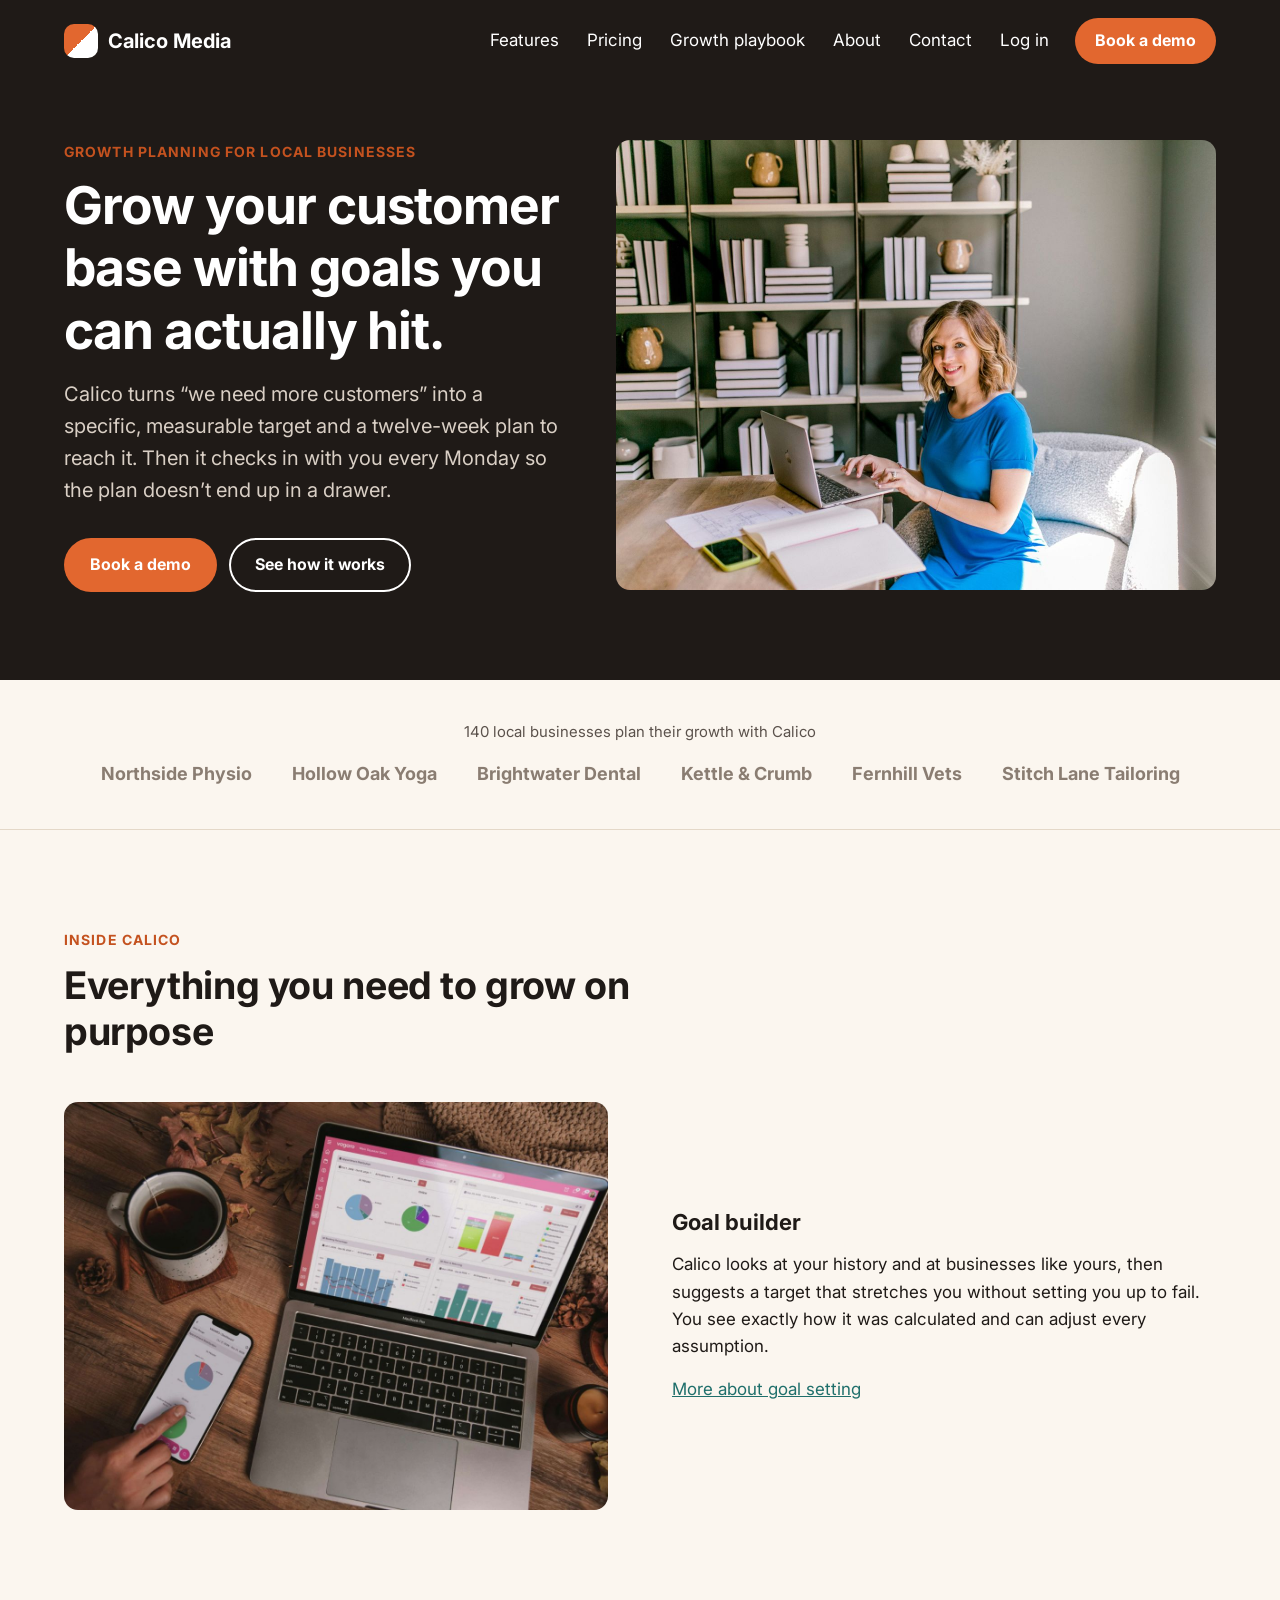
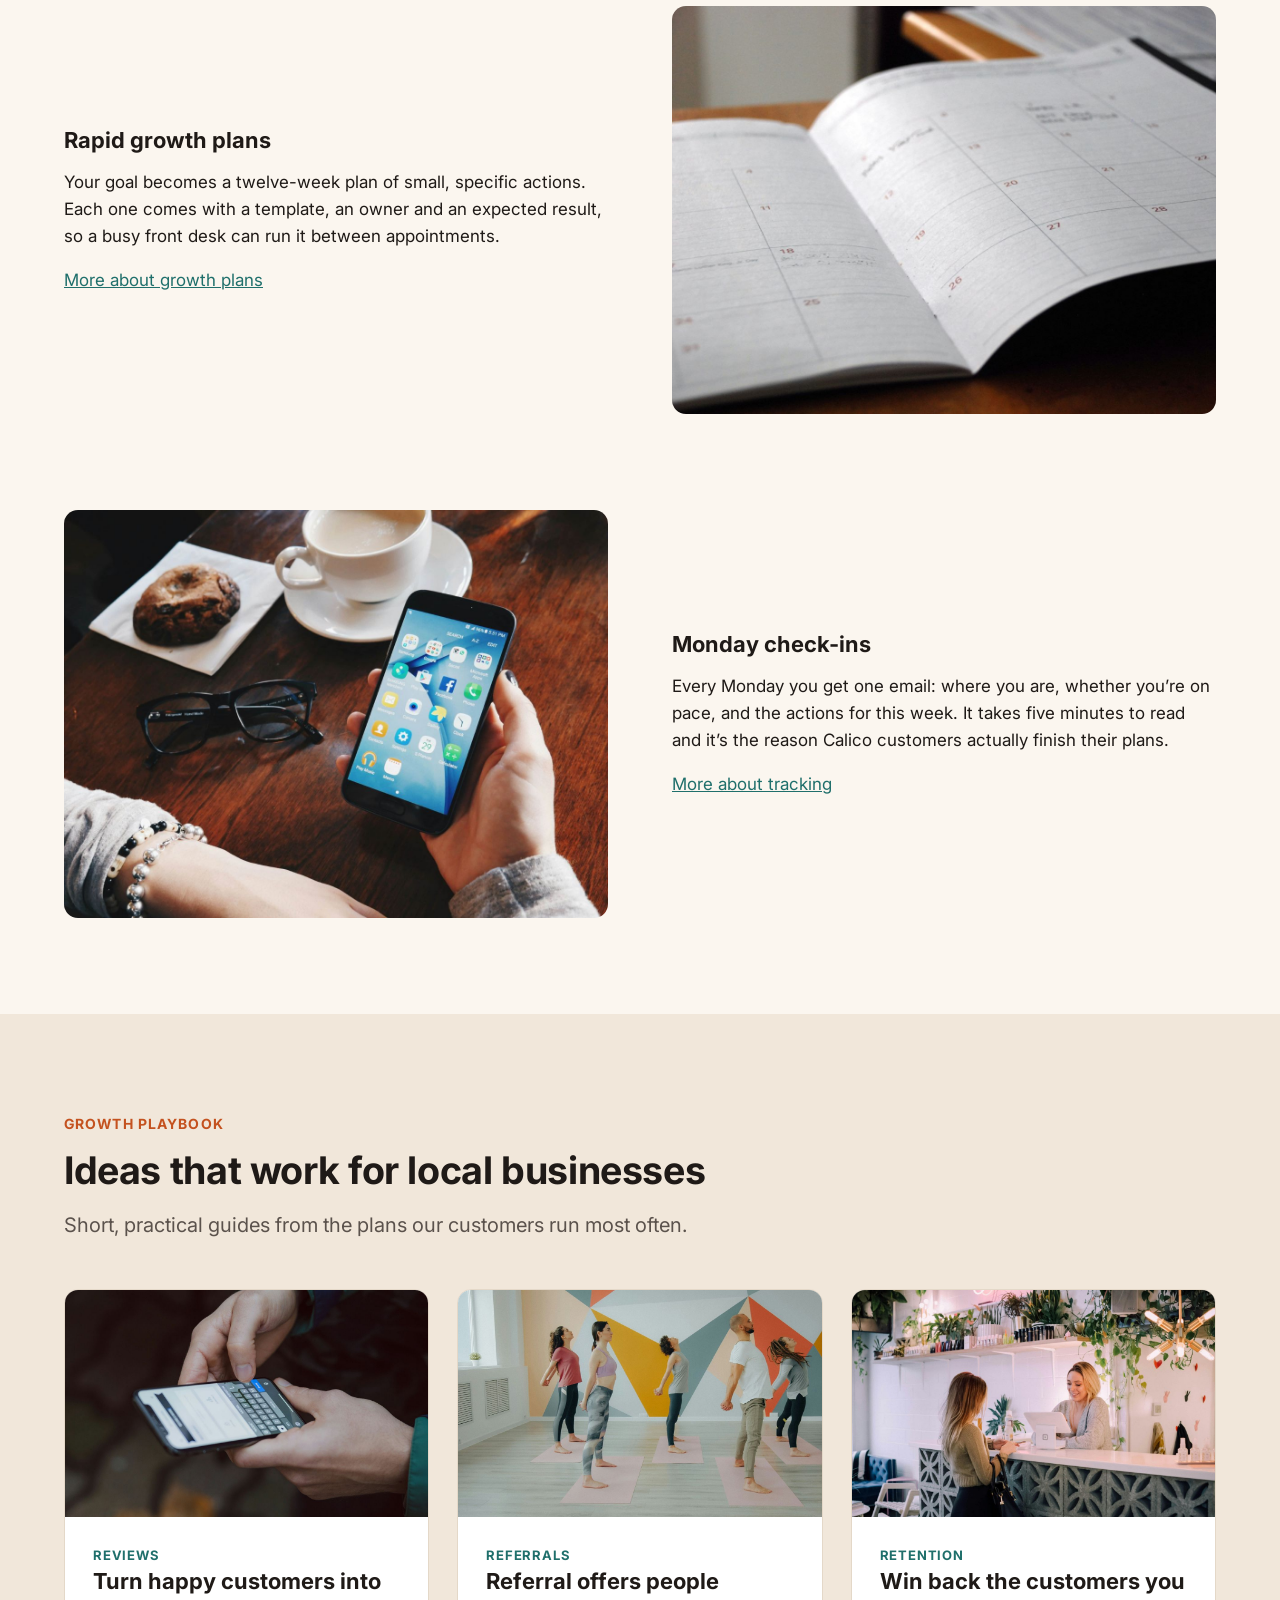
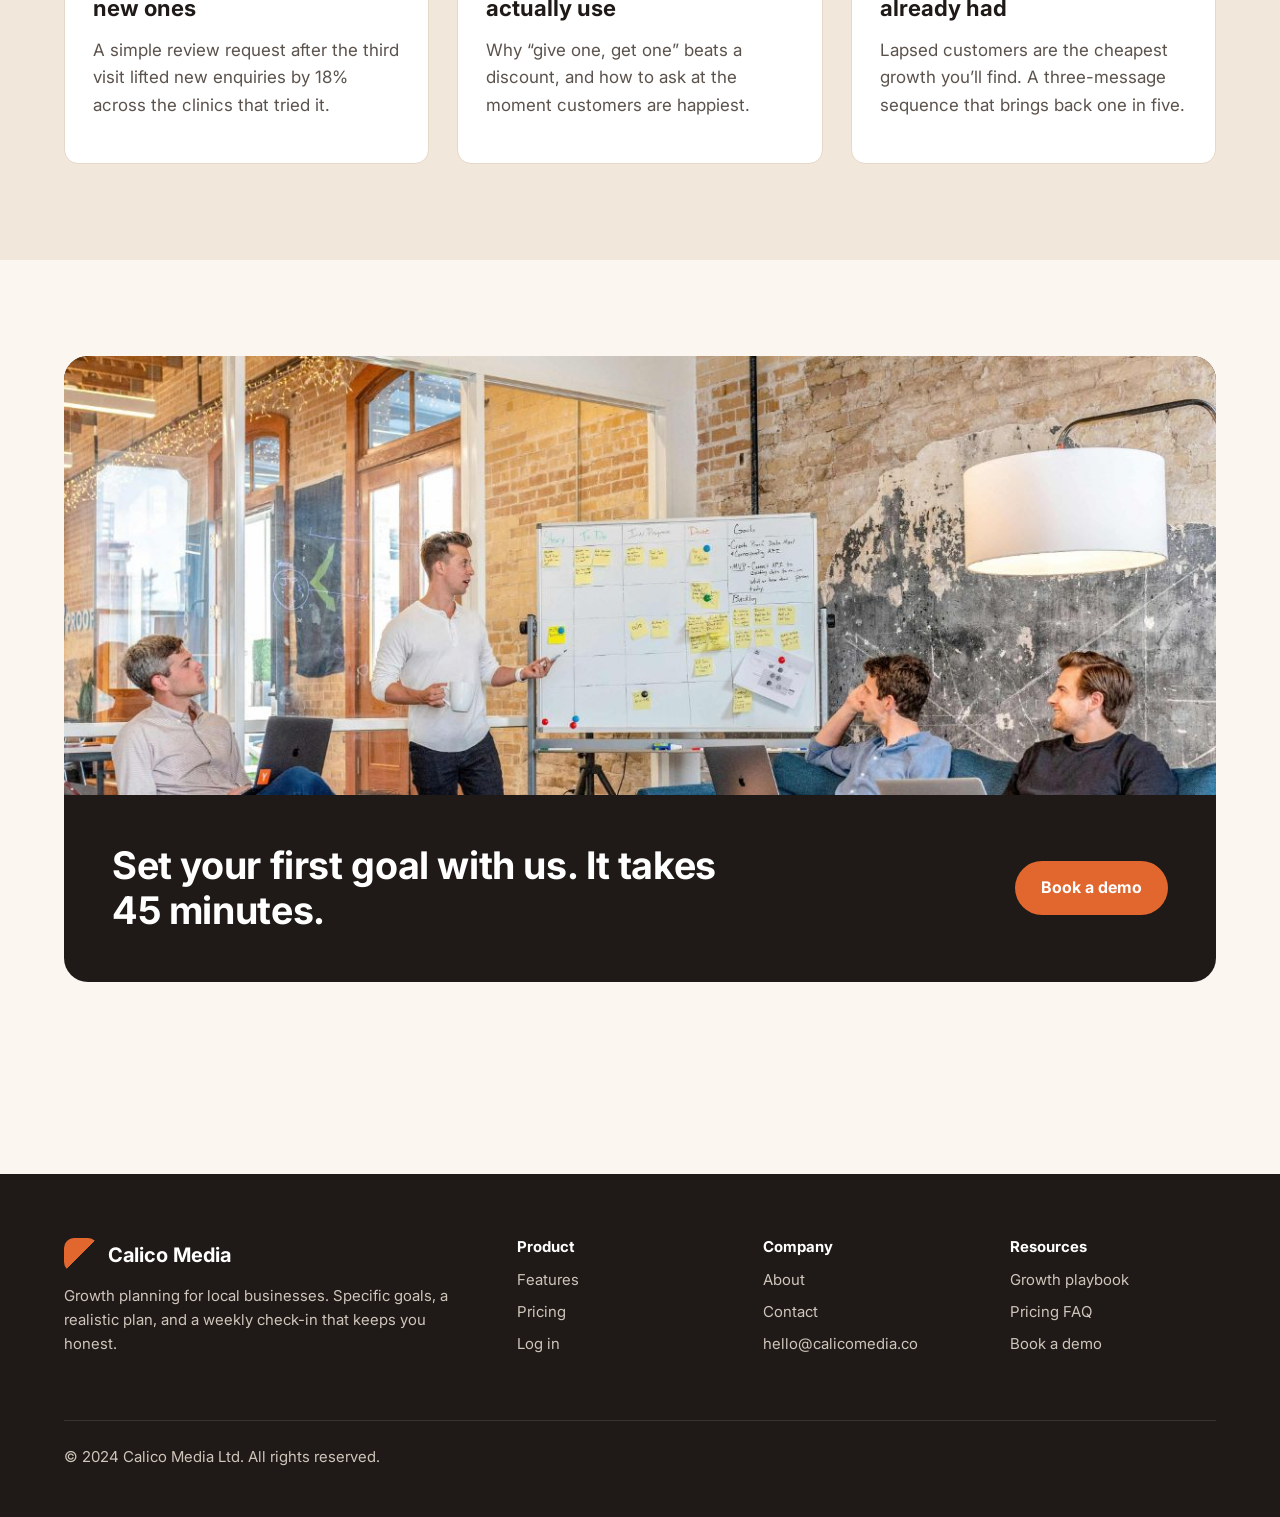
<file: public/index.html>
<!doctype html>
<html lang="en">
  <head>
    <meta charset="utf-8" />
    <meta name="viewport" content="width=device-width, initial-scale=1" />
    <title>Calico Media | Growth planning for local businesses</title>
    <meta
      name="description"
      content="Calico helps local businesses grow their customer base with specific, measurable, realistic goals and a rapid growth plan you can run every week."
    />
    <link rel="stylesheet" href="css/styles.css" />
  </head>
  <body>
    <header class="site-header site-header--home">
      <div class="container">
        <a class="logo" href="index.html"
          ><span class="logo-mark"></span>Calico Media</a
        >
        <nav aria-label="Main">
          <ul class="nav-links">
            <li><a href="features.html">Features</a></li>
            <li><a href="pricing.html">Pricing</a></li>
            <li><a href="#playbook">Growth playbook</a></li>
            <li><a href="about.html">About</a></li>
            <li><a href="contact.html">Contact</a></li>
            <li><a href="https://app.calicomedia.co/login">Log in</a></li>
            <li><a class="btn" href="contact.html">Book a demo</a></li>
          </ul>
        </nav>
      </div>
    </header>

    <main>
      <section class="hero">
        <div class="container hero-inner">
          <div class="hero-text">
            <span class="eyebrow">Growth planning for local businesses</span>
            <h1>Grow your customer base with goals you can actually hit.</h1>
            <p class="lead">
              Calico turns &ldquo;we need more customers&rdquo; into a specific,
              measurable target and a twelve-week plan to reach it. Then it
              checks in with you every Monday so the plan doesn&rsquo;t end up
              in a drawer.
            </p>
            <div class="hero-actions">
              <a class="btn" href="contact.html">Book a demo</a>
              <a class="btn btn--ghost" href="features.html"
                >See how it works</a
              >
            </div>
          </div>
          <div class="hero-media">
            <img
              class="hero-image"
              src="images/hero-weekly-plan.jpg"
              srcset="
                images/hero-weekly-plan-small.jpg   400w,
                images/hero-weekly-plan-medium.jpg  800w,
                images/hero-weekly-plan-large.jpg  1200w
              "
              sizes="(max-width: 400px) 400px, (max-width: 800px) 800px, 1200px"
              alt="A business owner at her desk with a laptop and an open planner"
            />
          </div>
        </div>
      </section>

      <section class="trust">
        <div class="container">
          <p>140 local businesses plan their growth with Calico</p>
          <ul class="trust-list">
            <li>Northside Physio</li>
            <li>Hollow Oak Yoga</li>
            <li>Brightwater Dental</li>
            <li>Kettle &amp; Crumb</li>
            <li>Fernhill Vets</li>
            <li>Stitch Lane Tailoring</li>
          </ul>
        </div>
      </section>

      <section class="section">
        <div class="container">
          <div class="section-intro">
            <span class="eyebrow">Inside Calico</span>
            <h2>Everything you need to grow on purpose</h2>
          </div>

          <div class="feature-row">
            <div class="feature-media">
              <img
                src="images/feature-goal-builder.jpg"
                srcset="
                  images/feature-goal-builder-small.jpg   400w,
                  images/feature-goal-builder-medium.jpg  800w,
                  images/feature-goal-builder-large.jpg  1200w
                "
                sizes="(max-width: 400px) 400px, (max-width: 800px) 800px, 1200px"
                alt="Growth charts on a laptop and phone beside a cup of tea"
                loading="lazy"
              />
            </div>
            <div>
              <h3>Goal builder</h3>
              <p>
                Calico looks at your history and at businesses like yours, then
                suggests a target that stretches you without setting you up to
                fail. You see exactly how it was calculated and can adjust every
                assumption.
              </p>
              <a href="features.html">More about goal setting</a>
            </div>
          </div>

          <div class="feature-row feature-row--reverse">
            <div class="feature-media">
              <img
                src="images/feature-growth-plan.jpg"
                srcset="
                  images/feature-growth-plan-small.jpg   400w,
                  images/feature-growth-plan-medium.jpg  800w,
                  images/feature-growth-plan-large.jpg  1200w
                "
                sizes="(max-width: 400px) 400px, (max-width: 800px) 800px, 1200px"
                alt="An open planner showing the weeks ahead"
                loading="lazy"
              />
            </div>
            <div>
              <h3>Rapid growth plans</h3>
              <p>
                Your goal becomes a twelve-week plan of small, specific actions.
                Each one comes with a template, an owner and an expected result,
                so a busy front desk can run it between appointments.
              </p>
              <a href="features.html">More about growth plans</a>
            </div>
          </div>

          <div class="feature-row">
            <div class="feature-media">
              <img
                src="images/feature-monday-checkin.jpg"
                srcset="
                  images/feature-monday-checkin-small.jpg   400w,
                  images/feature-monday-checkin-medium.jpg  800w,
                  images/feature-monday-checkin-large.jpg  1200w
                "
                sizes="(max-width: 400px) 400px, (max-width: 800px) 800px, 1200px"
                alt="Checking a phone over coffee on a Monday morning"
                loading="lazy"
              />
            </div>
            <div>
              <h3>Monday check-ins</h3>
              <p>
                Every Monday you get one email: where you are, whether
                you&rsquo;re on pace, and the actions for this week. It takes
                five minutes to read and it&rsquo;s the reason Calico customers
                actually finish their plans.
              </p>
              <a href="features.html">More about tracking</a>
            </div>
          </div>
        </div>
      </section>

      <section class="section section--sand" id="playbook">
        <div class="container">
          <div class="section-intro">
            <span class="eyebrow">Growth playbook</span>
            <h2>Ideas that work for local businesses</h2>
            <p class="lead">
              Short, practical guides from the plans our customers run most
              often.
            </p>
          </div>
          <div class="playbook-grid">
            <article class="card">
              <img
                src="images/playbook-reviews.jpg"
                srcset="
                  images/playbook-reviews-small.jpg   400w,
                  images/playbook-reviews-medium.jpg  800w,
                  images/playbook-reviews-large.jpg  1200w
                "
                sizes="(max-width: 400px) 400px, (max-width: 800px) 800px, 1200px"
                alt="A customer typing a review on their phone"
                loading="lazy"
              />
              <div class="card-body">
                <span class="card-tag">Reviews</span>
                <h3>Turn happy customers into new ones</h3>
                <p>
                  A simple review request after the third visit lifted new
                  enquiries by 18% across the clinics that tried it.
                </p>
              </div>
            </article>
            <article class="card">
              <img
                src="images/playbook-referrals.jpg"
                srcset="
                  images/playbook-referrals-small.jpg   400w,
                  images/playbook-referrals-medium.jpg  800w,
                  images/playbook-referrals-large.jpg  1200w
                "
                sizes="(max-width: 400px) 400px, (max-width: 800px) 800px, 1200px"
                alt="A group class stretching together in a yoga studio"
                loading="lazy"
              />
              <div class="card-body">
                <span class="card-tag">Referrals</span>
                <h3>Referral offers people actually use</h3>
                <p>
                  Why &ldquo;give one, get one&rdquo; beats a discount, and how
                  to ask at the moment customers are happiest.
                </p>
              </div>
            </article>
            <article class="card">
              <img
                src="images/playbook-rebooking.jpg"
                srcset="
                  images/playbook-rebooking-small.jpg   400w,
                  images/playbook-rebooking-medium.jpg  800w,
                  images/playbook-rebooking-large.jpg  1200w
                "
                sizes="(max-width: 400px) 400px, (max-width: 800px) 800px, 1200px"
                alt="A customer at the front desk booking her next visit"
                loading="lazy"
              />
              <div class="card-body">
                <span class="card-tag">Retention</span>
                <h3>Win back the customers you already had</h3>
                <p>
                  Lapsed customers are the cheapest growth you&rsquo;ll find. A
                  three-message sequence that brings back one in five.
                </p>
              </div>
            </article>
          </div>
        </div>
      </section>

      <section class="section">
        <div class="container">
          <div class="cta-band">
            <img
              src="images/team-workshop.jpg"
              srcset="
                images/team-workshop-small.jpg   400w,
                images/team-workshop-medium.jpg  800w,
                images/team-workshop-large.jpg  1200w
              "
              sizes="(max-width: 400px) 400px, (max-width: 800px) 800px, 1200px"
              alt="The Calico Media team planning around a whiteboard"
              loading="lazy"
            />
            <div class="cta-body">
              <h2>Set your first goal with us. It takes 45 minutes.</h2>
              <a class="btn" href="contact.html">Book a demo</a>
            </div>
          </div>
        </div>
      </section>
    </main>

    <footer class="site-footer">
      <div class="container">
        <div class="footer-grid">
          <div>
            <a class="logo" href="index.html"
              ><span class="logo-mark"></span>Calico Media</a
            >
            <p>
              Growth planning for local businesses. Specific goals, a realistic
              plan, and a weekly check-in that keeps you honest.
            </p>
          </div>
          <div>
            <h4>Product</h4>
            <ul>
              <li><a href="features.html">Features</a></li>
              <li><a href="pricing.html">Pricing</a></li>
              <li><a href="https://app.calicomedia.co/login">Log in</a></li>
            </ul>
          </div>
          <div>
            <h4>Company</h4>
            <ul>
              <li><a href="about.html">About</a></li>
              <li><a href="contact.html">Contact</a></li>
              <li>
                <a href="mailto:hello@calicomedia.co">hello@calicomedia.co</a>
              </li>
            </ul>
          </div>
          <div>
            <h4>Resources</h4>
            <ul>
              <li><a href="index.html#playbook">Growth playbook</a></li>
              <li><a href="pricing.html#faq">Pricing FAQ</a></li>
              <li><a href="contact.html">Book a demo</a></li>
            </ul>
          </div>
        </div>
        <div class="footer-bottom">
          <p>&copy; 2024 Calico Media Ltd. All rights reserved.</p>
        </div>
      </div>
    </footer>
  </body>
</html>
</file>
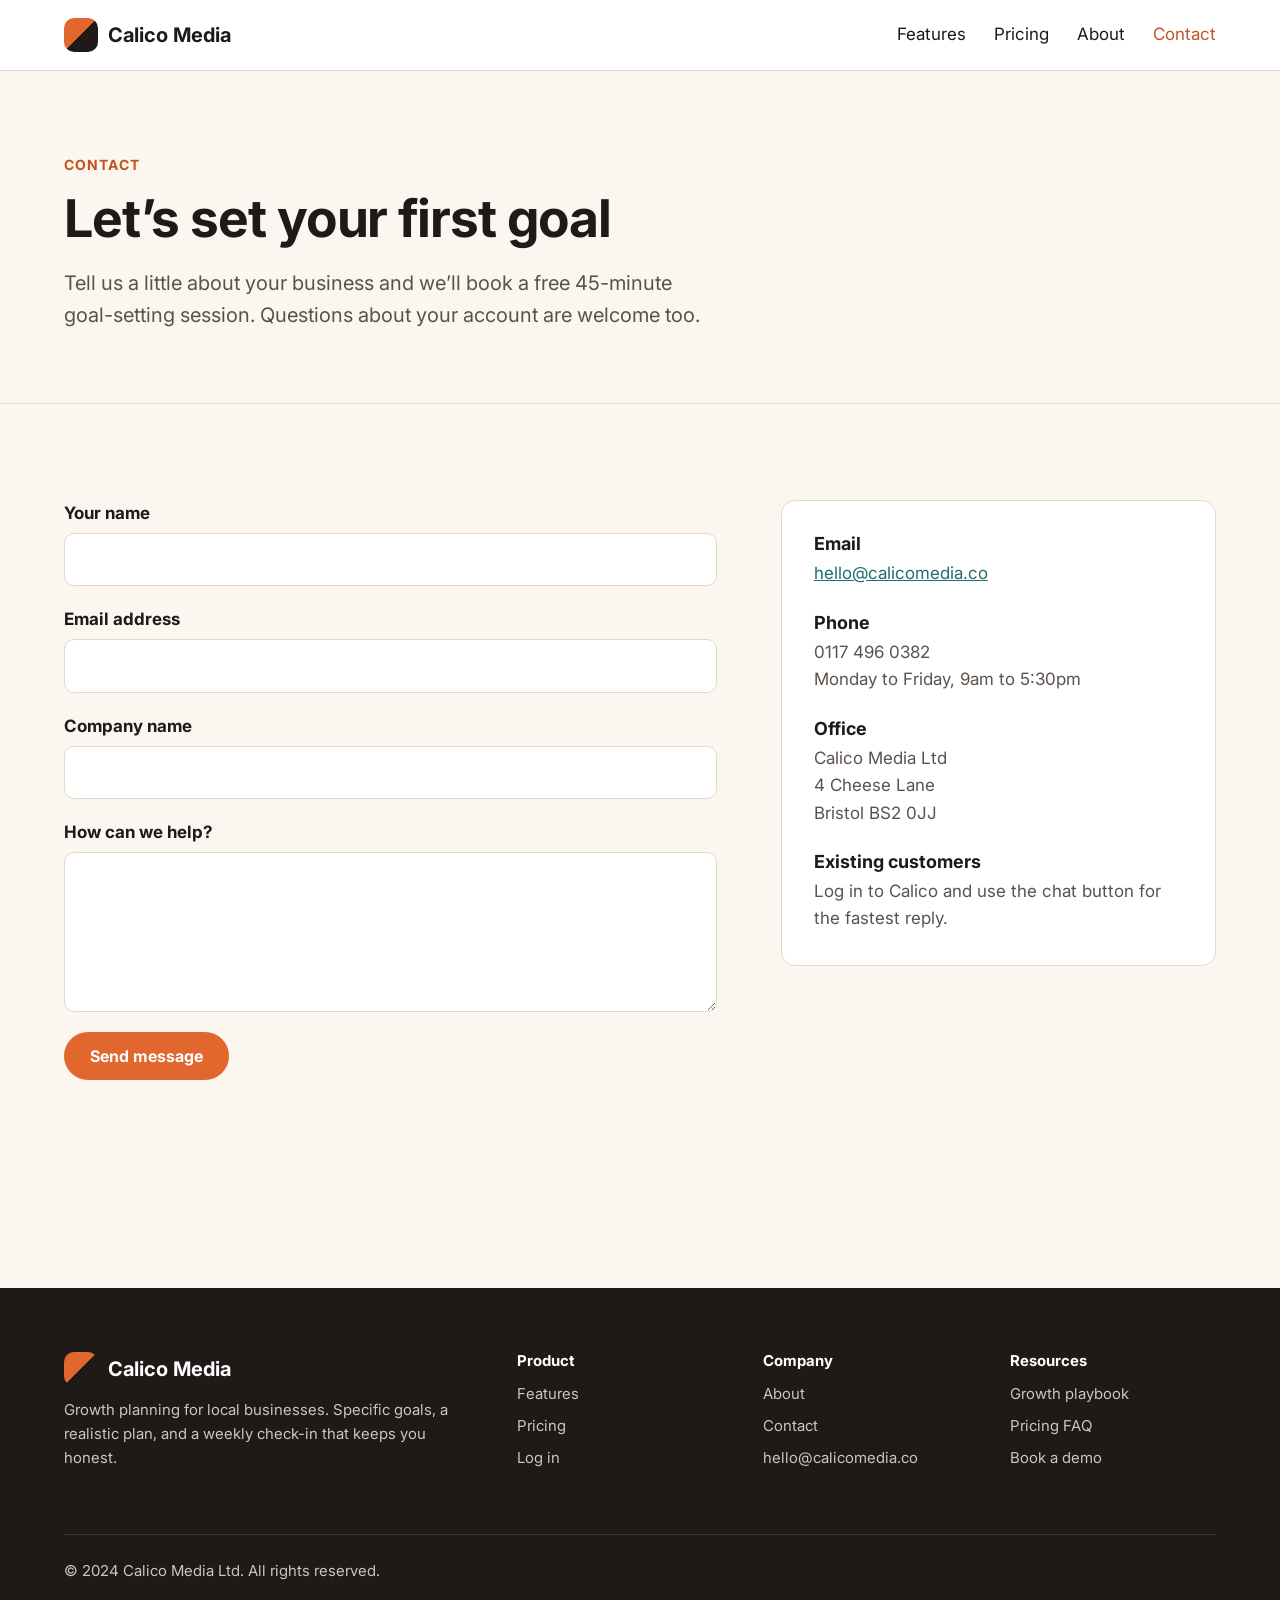
<file: public/contact.html>
<!DOCTYPE html>
<html lang="en">
<head>
  <meta charset="utf-8">
  <meta name="viewport" content="width=device-width, initial-scale=1">
  <title>Contact | Calico Media</title>
  <meta name="description" content="Book a demo or ask us a question. We reply within one business day.">
  <link rel="preconnect" href="https://fonts.googleapis.com">
  <link rel="preconnect" href="https://fonts.gstatic.com" crossorigin>
  <link href="https://fonts.googleapis.com/css2?family=Inter:wght@100;200;300;400;500;600;700;800;900&display=swap" rel="stylesheet">
  <link rel="stylesheet" href="css/styles.css">
</head>
<body>
  <header class="site-header">
    <div class="container">
      <a class="logo" href="index.html"><span class="logo-mark"></span>Calico Media</a>
      <nav aria-label="Main">
        <ul class="nav-links">
          <li><a href="features.html">Features</a></li>
          <li><a href="pricing.html">Pricing</a></li>
          <li><a href="about.html">About</a></li>
          <li><a href="contact.html" aria-current="page">Contact</a></li>
        </ul>
      </nav>
    </div>
  </header>

  <main>
    <section class="page-header">
      <div class="container">
        <span class="eyebrow">Contact</span>
        <h1>Let&rsquo;s set your first goal</h1>
        <p class="lead">Tell us a little about your business and we&rsquo;ll book a free 45-minute goal-setting session. Questions about your account are welcome too.</p>
      </div>
    </section>

    <section class="section">
      <div class="container contact-layout">
        <form class="contact-form" id="contact-form" action="/contact" method="post">
          <label for="name">Your name</label>
          <input type="text" id="name" name="name" required>

          <label for="email">Email address</label>
          <input type="email" id="email" name="email" required>

          <label class="company-label" for="company">Company name</label>
          <input class="company-input" type="text" id="company" name="company" tabindex="-1" autocomplete="off">

          <label for="message">How can we help?</label>
          <textarea id="message" name="message" required></textarea>

          <button class="btn" type="submit">Send message</button>
          <p class="form-status" id="form-status" role="status"></p>
        </form>

        <aside class="contact-aside">
          <h3>Email</h3>
          <p><a href="mailto:hello@calicomedia.co">hello@calicomedia.co</a></p>
          <h3>Phone</h3>
          <p>0117 496 0382<br>Monday to Friday, 9am to 5:30pm</p>
          <h3>Office</h3>
          <p>Calico Media Ltd<br>4 Cheese Lane<br>Bristol BS2 0JJ</p>
          <h3>Existing customers</h3>
          <p>Log in to Calico and use the chat button for the fastest reply.</p>
        </aside>
      </div>
    </section>
  </main>

  <footer class="site-footer">
    <div class="container">
      <div class="footer-grid">
        <div>
          <a class="logo" href="index.html"><span class="logo-mark"></span>Calico Media</a>
          <p>Growth planning for local businesses. Specific goals, a realistic plan, and a weekly check-in that keeps you honest.</p>
        </div>
        <div>
          <h4>Product</h4>
          <ul>
            <li><a href="features.html">Features</a></li>
            <li><a href="pricing.html">Pricing</a></li>
            <li><a href="https://app.calicomedia.co/login">Log in</a></li>
          </ul>
        </div>
        <div>
          <h4>Company</h4>
          <ul>
            <li><a href="about.html">About</a></li>
            <li><a href="contact.html">Contact</a></li>
            <li><a href="mailto:hello@calicomedia.co">hello@calicomedia.co</a></li>
          </ul>
        </div>
        <div>
          <h4>Resources</h4>
          <ul>
            <li><a href="index.html#playbook">Growth playbook</a></li>
            <li><a href="pricing.html#faq">Pricing FAQ</a></li>
            <li><a href="contact.html">Book a demo</a></li>
          </ul>
        </div>
      </div>
      <div class="footer-bottom">
        <p>&copy; 2024 Calico Media Ltd. All rights reserved.</p>
      </div>
    </div>
  </footer>
  <script src="js/contact.js"></script>
</body>
</html>
</file>
<file: public/css/styles.css>
/* Calico Media marketing site */

@font-face {
  font-family: 'Inter';
  src: url('../fonts/Inter_18pt-Regular.woff2') format('woff2');
       font-weight: 400;
       font-style: normal;
       font-display: swap;
}

@font-face {
  font-family: 'Inter';
  src: url('../fonts/Inter_18pt-Bold.woff2') format('woff2');
       font-weight: 700;
       font-style: normal;
       font-display: swap;
}

:root {
  --ink: #1f1a17;
  --ink-soft: #5b524c;
  --cream: #fbf6ef;
  --sand: #f1e7da;
  --white: #ffffff;
  --orange: #e2672f;
  --orange-dark: #c4521f;
  --teal: #1f6f6b;
  --line: #e4d8c8;
  --radius: 14px;
}
 
*,
*::before,
*::after {
  box-sizing: border-box;
}

body {
  margin: 0;
  font-family: 'Inter', -apple-system, BlinkMacSystemFont, 'Segoe UI', sans-serif;
  font-weight: 400;
  font-size: 17px;
  line-height: 1.6;
  color: var(--ink);
  background: var(--cream);
}

h1,
h2,
h3,
h4 {
  font-weight: 700;
  line-height: 1.2;
  margin: 0 0 16px;
}

h1 {
  font-size: 52px;
  letter-spacing: -0.02em;
}

h2 {
  font-size: 38px;
  letter-spacing: -0.01em;
}

h3 {
  font-size: 22px;
}

p {
  margin: 0 0 16px;
}

a {
  color: var(--teal);
}

img {
  max-width: 100%;
}

.container {
  max-width: 1200px;
  margin: 0 auto;
  padding: 0 24px;
}

.section {
  padding: 96px 0;
}

.section--sand {
  background: var(--sand);
}

.eyebrow {
  display: inline-block;
  font-size: 14px;
  font-weight: 700;
  letter-spacing: 0.08em;
  text-transform: uppercase;
  color: var(--orange-dark);
  margin-bottom: 12px;
}

.lead {
  font-size: 20px;
  color: var(--ink-soft);
  max-width: 640px;
}

.section-intro {
  max-width: 680px;
  margin-bottom: 48px;
}

.btn {
  display: inline-block;
  padding: 14px 26px;
  border-radius: 999px;
  background: var(--orange);
  color: var(--white);
  font-weight: 700;
  text-decoration: none;
  border: 0;
  font-size: 16px;
  font-family: inherit;
  cursor: pointer;
}

.btn:hover {
  background: var(--orange-dark);
}

.btn--ghost {
  background: transparent;
  color: inherit;
  box-shadow: inset 0 0 0 2px currentColor;
}

.btn--ghost:hover {
  background: rgba(255, 255, 255, 0.1);
}

/* Header */

.site-header {
  background: var(--white);
  border-bottom: 1px solid var(--line);
}

.site-header .container {
  display: flex;
  flex-wrap: wrap;
  align-items: center;
  justify-content: space-between;
  gap: 12px 32px;
  padding-top: 18px;
  padding-bottom: 18px;
}

.logo {
  display: flex;
  align-items: center;
  gap: 10px;
  flex-shrink: 0;
  font-size: 20px;
  font-weight: 700;
  color: var(--ink);
  text-decoration: none;
}

.logo-mark {
  width: 34px;
  height: 34px;
  border-radius: 10px;
  background: linear-gradient(135deg, var(--orange) 0%, var(--orange) 50%, var(--ink) 50%, var(--ink) 100%);
}

.nav-links {
  display: flex;
  flex-wrap: wrap;
  align-items: center;
  justify-content: center;
  gap: 8px 28px;
  list-style: none;
  margin: 0;
  padding: 0;
}

.nav-links a {
  color: var(--ink);
  text-decoration: none;
}

.nav-links a:hover,
.nav-links a[aria-current='page'] {
  color: var(--orange-dark);
}

.site-header--home {
  background: var(--ink);
  border-bottom: 0;
}

.site-header--home .logo,
.site-header--home .nav-links a {
  color: var(--white);
}

.site-header--home .logo-mark {
  background: linear-gradient(135deg, var(--orange) 0%, var(--orange) 50%, var(--white) 50%, var(--white) 100%);
}

.site-header--home .container {
  flex-wrap: nowrap;
}

.site-header--home nav {
  min-width: 0;
}

.site-header--home .nav-links {
  flex-wrap: wrap;
  gap: 0;
}

.site-header--home .nav-links li {
  min-width: 0;
}

.site-header--home .nav-links a {
  display: block;
  padding: 0 14px;
  white-space: nowrap;
}

.site-header--home .nav-links li:last-child {
  flex-shrink: 0;
}

.site-header--home .nav-links .btn {
  margin-left: 12px;
  padding: 10px 20px;
}

/* Home hero */

.hero {
  background: var(--ink);
  color: var(--white);
  padding: 56px 0 88px;
}

.hero-inner {
  display: flex;
  align-items: center;
  gap: 56px;
}

.hero-text {
  flex: 1;
}

.hero-text .lead {
  color: #d9cfc5;
}

.hero-actions {
  display: flex;
  flex-wrap: wrap;
  gap: 12px;
  margin-top: 32px;
}

.hero-media {
  width: 100%;
  max-width: 600px;
  flex-shrink: 0;
}

.hero-image {
  width: 100%;
  aspect-ratio: 4 / 3;
  object-fit: cover;
  border-radius: var(--radius);
  display: block;
}

/* Trust strip */

.trust {
  padding: 40px 0;
  border-bottom: 1px solid var(--line);
  text-align: center;
}

.trust p {
  color: var(--ink-soft);
  font-size: 15px;
}

.trust-list {
  display: flex;
  flex-wrap: wrap;
  justify-content: center;
  gap: 12px 40px;
  list-style: none;
  margin: 0;
  padding: 0;
  font-weight: 700;
  font-size: 18px;
  color: #8a7d72;
}

/* Steps */

.steps {
  display: grid;
  grid-template-columns: repeat(auto-fit, minmax(240px, 1fr));
  gap: 24px;
}

.step {
  background: var(--white);
  border: 1px solid var(--line);
  border-radius: var(--radius);
  padding: 32px;
}

.step-number {
  display: inline-flex;
  align-items: center;
  justify-content: center;
  width: 40px;
  height: 40px;
  border-radius: 50%;
  background: var(--sand);
  color: var(--orange-dark);
  font-weight: 700;
  margin-bottom: 16px;
}

/* Check list */

.check-list {
  list-style: none;
  margin: 24px 0 0;
  padding: 0;
}

.check-list li {
  position: relative;
  padding-left: 32px;
  margin-bottom: 14px;
}

.check-list li::before {
  content: '';
  position: absolute;
  left: 0;
  top: 6px;
  width: 16px;
  height: 16px;
  border-radius: 50%;
  background: var(--teal);
  box-shadow: inset 0 0 0 4px #cfe6e4;
}

/* FAQ */

.faq {
  max-width: 820px;
}

.faq details {
  border-top: 1px solid var(--line);
  padding: 20px 0;
}

.faq details:last-child {
  border-bottom: 1px solid var(--line);
}

.faq summary {
  font-weight: 700;
  font-size: 19px;
  cursor: pointer;
}

.faq details p {
  margin-top: 12px;
  color: var(--ink-soft);
}

/* Feature rows */

.feature-row {
  display: grid;
  grid-template-columns: 1fr 1fr;
  gap: 64px;
  align-items: center;
  margin-bottom: 96px;
}

.feature-row:last-child {
  margin-bottom: 0;
}

.feature-row--reverse .feature-media {
  order: 2;
}

.feature-media img {
  display: block;
  width: 100%;
  aspect-ratio: 4 / 3;
  object-fit: cover;
  border-radius: var(--radius);
}

/* Playbook */

.playbook-grid {
  display: grid;
  grid-template-columns: repeat(auto-fit, minmax(300px, 1fr));
  grid-template-columns: repeat(auto-fit, minmax(min(100%, 250px), 1fr));
  gap: 28px;
}

/* Card grid */

.card-grid {
  display: grid;
  grid-template-columns: repeat(3, 1fr);
  gap: 28px;
}

.card {
  background: var(--white);
  border: 1px solid var(--line);
  border-radius: var(--radius);
  overflow: hidden;
}

.card img {
  display: block;
  width: 100%;
  aspect-ratio: 16 / 10;
  object-fit: cover;
}

.card-body {
  padding: 24px 28px 28px;
}

.card-body p {
  color: var(--ink-soft);
}

.card-tag {
  font-size: 13px;
  font-weight: 700;
  text-transform: uppercase;
  letter-spacing: 0.06em;
  color: var(--teal);
}

.icon-dot {
  width: 44px;
  height: 44px;
  border-radius: 12px;
  background: var(--sand);
  margin-bottom: 18px;
  position: relative;
}

.icon-dot::after {
  content: '';
  position: absolute;
  inset: 13px;
  border-radius: 50%;
  background: var(--orange);
}

/* CTA band */

.cta-band {
  background: var(--ink);
  color: var(--white);
  border-radius: 24px;
  overflow: hidden;
}

.cta-band img {
  display: block;
  width: 100%;
  aspect-ratio: 21 / 8;
  object-fit: cover;
}

.cta-body {
  padding: 48px;
  display: flex;
  flex-wrap: wrap;
  align-items: center;
  justify-content: space-between;
  gap: 24px;
}

.cta-body h2 {
  margin: 0;
  max-width: 620px;
}

/* Page header (inner pages) */

.page-header {
  padding: 80px 0 56px;
  border-bottom: 1px solid var(--line);
}

/* Pricing */

.pricing-grid {
  display: grid;
  grid-template-columns: repeat(auto-fit, minmax(260px, 1fr));
  gap: 24px;
  align-items: stretch;
}

.pricing-card {
  background: var(--white);
  border: 1px solid var(--line);
  border-radius: var(--radius);
  padding: 36px 32px;
  display: flex;
  flex-direction: column;
}

.pricing-card--featured {
  border: 2px solid var(--orange);
  box-shadow: 0 24px 48px rgba(226, 103, 47, 0.14);
}

.plan-badge {
  align-self: flex-start;
  font-size: 13px;
  font-weight: 700;
  background: var(--orange);
  color: var(--white);
  border-radius: 999px;
  padding: 4px 12px;
  margin-bottom: 16px;
}

.price {
  font-size: 48px;
  font-weight: 700;
  margin: 8px 0 4px;
}

.price small {
  font-size: 17px;
  font-weight: 400;
  color: var(--ink-soft);
}

.pricing-card .check-list {
  flex: 1;
  margin-bottom: 28px;
}

.pricing-card .btn {
  text-align: center;
}

.pricing-note {
  margin-top: 32px;
  color: var(--ink-soft);
  font-size: 15px;
}

/* About */

.stats {
  display: grid;
  grid-template-columns: repeat(auto-fit, minmax(160px, 1fr));
  gap: 16px;
}

.stat {
  background: var(--white);
  border: 1px solid var(--line);
  border-radius: var(--radius);
  padding: 28px 20px;
}

.stat-number {
  display: block;
  font-size: 48px;
  font-weight: 700;
  color: var(--orange-dark);
}

.stat-label {
  display: block;
  font-size: 15px;
  color: var(--ink-soft);
}

.prose {
  max-width: 720px;
}

.team-grid {
  display: grid;
  grid-template-columns: repeat(auto-fit, minmax(220px, 1fr));
  gap: 24px;
}

.person {
  background: var(--white);
  border: 1px solid var(--line);
  border-radius: var(--radius);
  padding: 28px;
}

.avatar {
  width: 56px;
  height: 56px;
  border-radius: 50%;
  background: var(--sand);
  color: var(--orange-dark);
  display: flex;
  align-items: center;
  justify-content: center;
  font-weight: 700;
  margin-bottom: 16px;
}

.person p {
  color: var(--ink-soft);
  font-size: 15px;
  margin: 0;
}

/* Contact */

.contact-layout {
  display: grid;
  grid-template-columns: 3fr 2fr;
  gap: 64px;
}

.contact-form .company-label,
.contact-form .company-input {
  /* display: none; */
}

.contact-form label {
  display: block;
  font-weight: 700;
  margin-bottom: 6px;
}

.contact-form input,
.contact-form textarea {
  display: block;
  width: 100%;
  font: inherit;
  padding: 12px 14px;
  border: 1px solid var(--line);
  border-radius: 10px;
  background: var(--white);
  margin-bottom: 20px;
}

.contact-form textarea {
  min-height: 160px;
  resize: vertical;
}

.form-status {
  margin-top: 16px;
  font-weight: 700;
}

.form-status--success {
  color: var(--teal);
}

.form-status--error {
  color: #b3261e;
}

.contact-aside {
  background: var(--white);
  border: 1px solid var(--line);
  border-radius: var(--radius);
  padding: 32px;
  align-self: start;
}

.contact-aside h3 {
  font-size: 18px;
  margin-top: 24px;
  margin-bottom: 6px;
}

.contact-aside h3:first-child {
  margin-top: 0;
}

.contact-aside p {
  color: var(--ink-soft);
  margin: 0;
}

/* Footer */

.site-footer {
  background: var(--ink);
  color: #cfc5bb;
  padding: 64px 0 32px;
  margin-top: 96px;
  font-size: 15px;
}

.footer-grid {
  display: grid;
  grid-template-columns: 2fr 1fr 1fr 1fr;
  gap: 40px;
}

.site-footer h4 {
  color: var(--white);
  font-size: 15px;
  margin-bottom: 12px;
}

.site-footer ul {
  list-style: none;
  margin: 0;
  padding: 0;
}

.site-footer li {
  margin-bottom: 8px;
}

.site-footer a {
  color: #cfc5bb;
  text-decoration: none;
}

.site-footer a:hover {
  color: var(--white);
}

.site-footer .logo {
  color: var(--white);
  margin-bottom: 12px;
}

.footer-bottom {
  border-top: 1px solid #3a322d;
  margin-top: 48px;
  padding-top: 24px;
}

@media (max-width: 1100px) {
  .hero-inner {
    flex-direction: column-reverse;
  }

  .hero-media {
    max-width: 750px;
  }

  .hero-text {
  display: flex;
  flex-direction: column;
  justify-content: center;
  align-items: center;
  text-align: center;
}

.hero-actions {
  justify-content: center;}
}

@media (max-width: 1024px) {
  .cta-body {
    flex-direction: column;
    align-items: center;
    text-align: center;
  }
}

@media (max-width: 768px) {
  h1 {
    font-size: 40px;
  }

  h2 {
    font-size: 30px;
  }

  .section {
    padding: 64px 0;
  }

  .feature-row {
    grid-template-columns: 1fr;
    gap: 32px;
    margin-bottom: 64px;
  }

  .feature-row--reverse .feature-media {
    order: 0;
  }

  .card-grid {
    grid-template-columns: repeat(2, 1fr);
  }

  .contact-layout {
    grid-template-columns: 1fr;
    gap: 40px;
  }

  .footer-grid {
    grid-template-columns: 1fr 1fr;
  }

  .site-header--home .container {
  display: flex;
  flex-direction: column;
}

}

@media (max-width: 480px) {
  h1 {
    font-size: 34px;
  }

  .card-grid {
    grid-template-columns: 1fr;
  }

  .cta-body {
    padding: 32px 24px;
  }

  .footer-grid {
    grid-template-columns: 1fr;
  }

  .site-header .container {
    gap: 12px 16px;
  }
}
</file>
